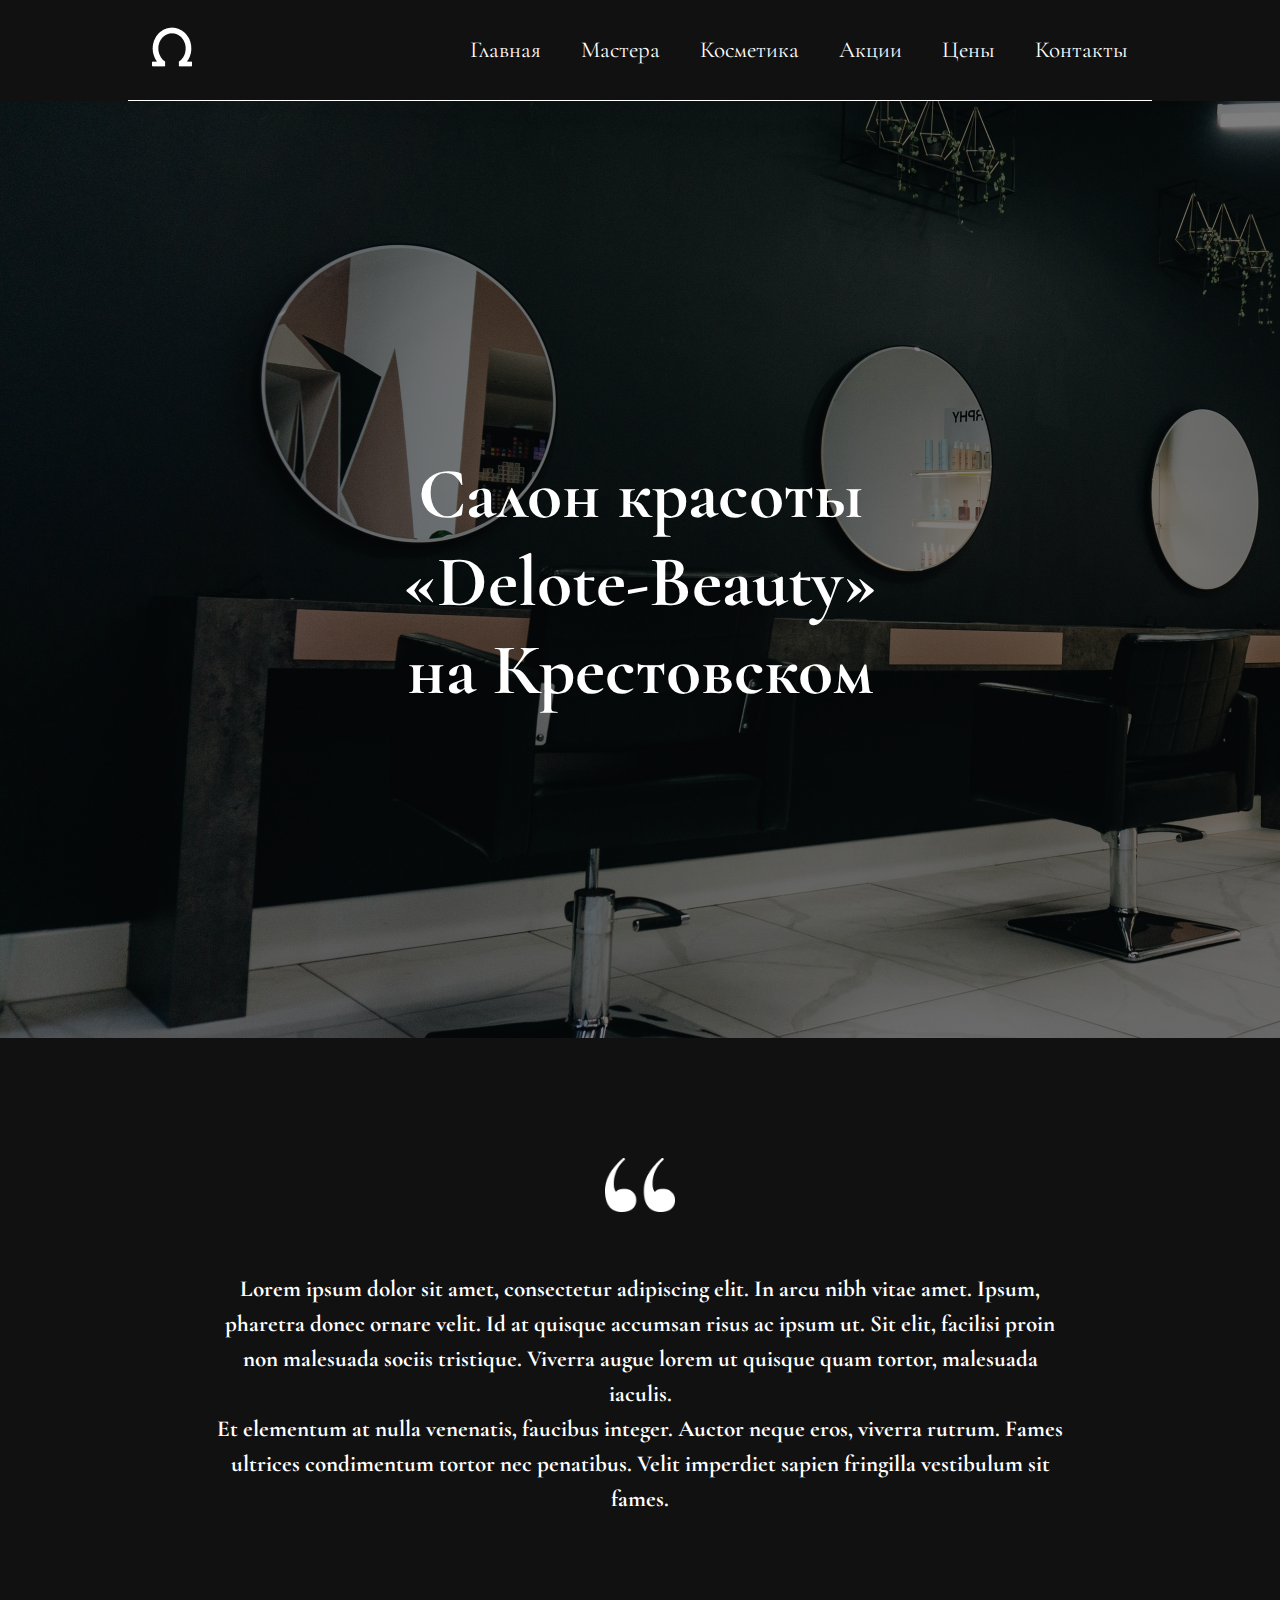
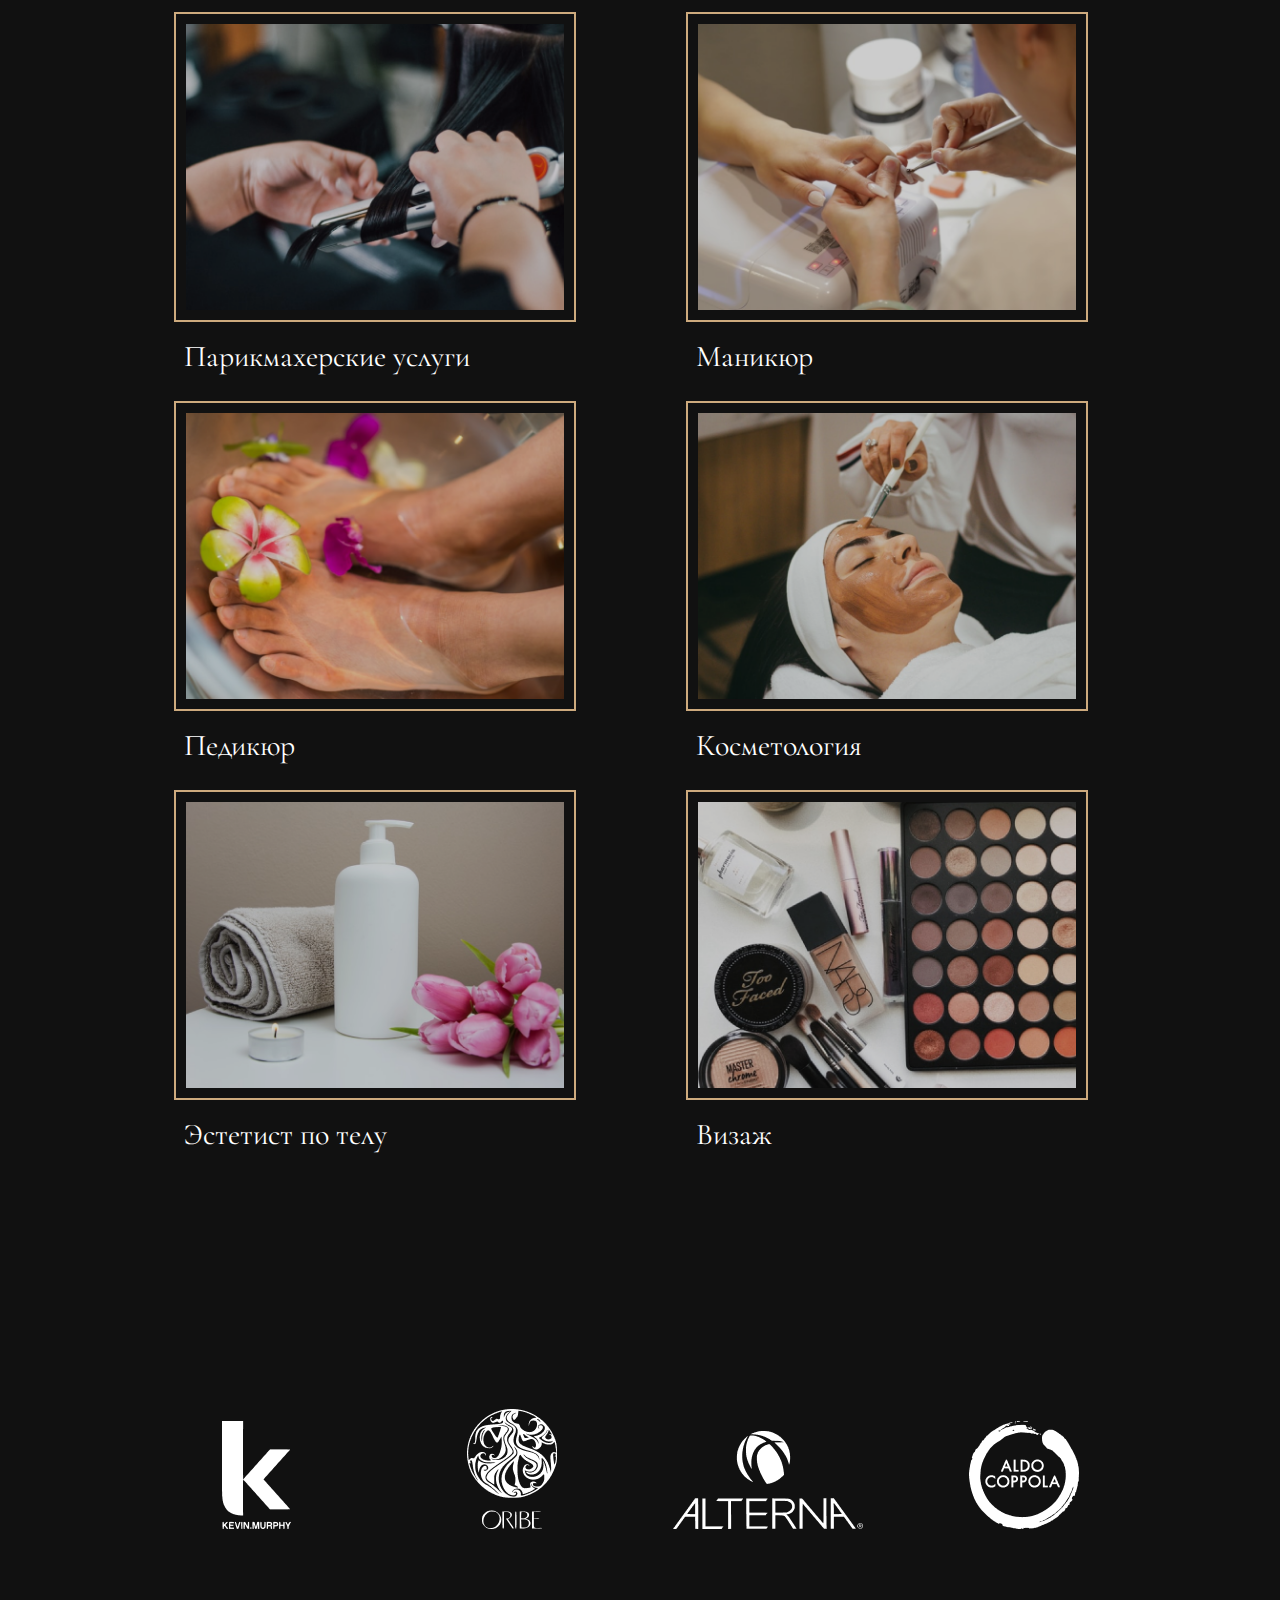
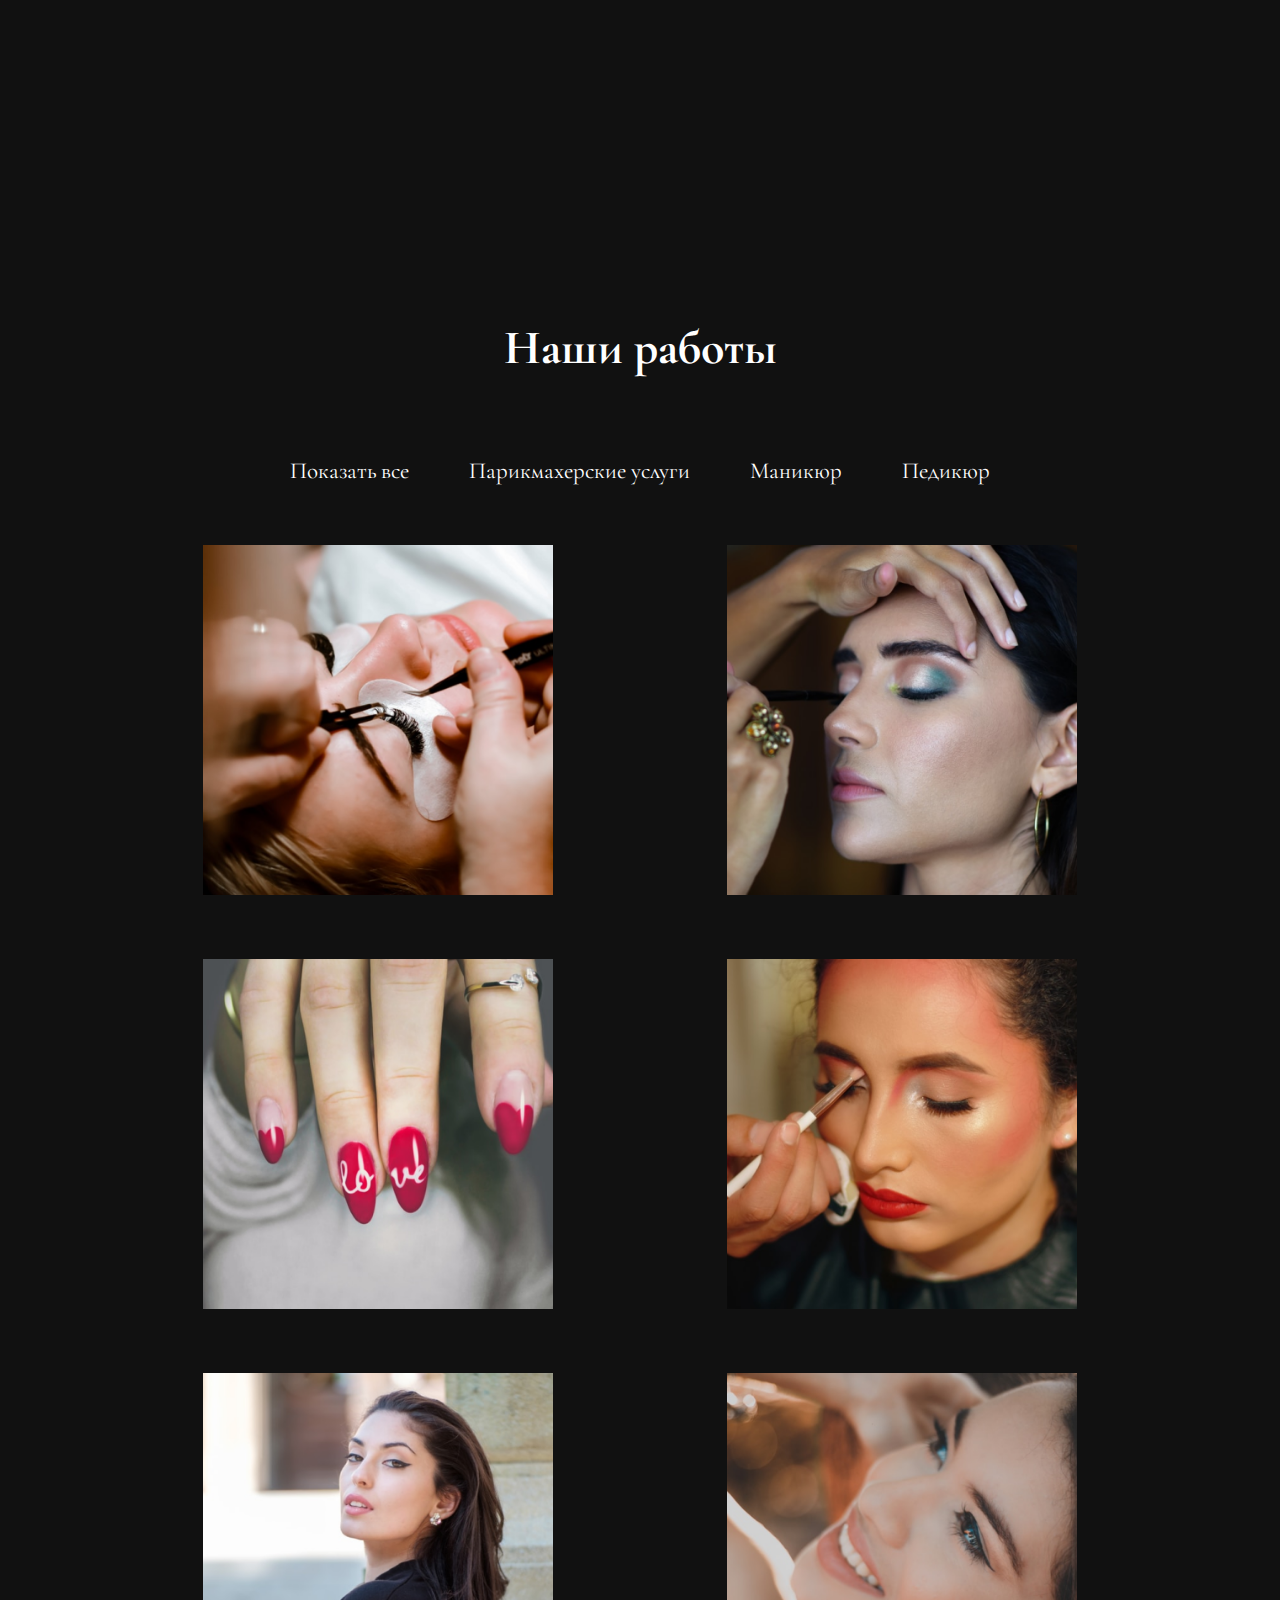
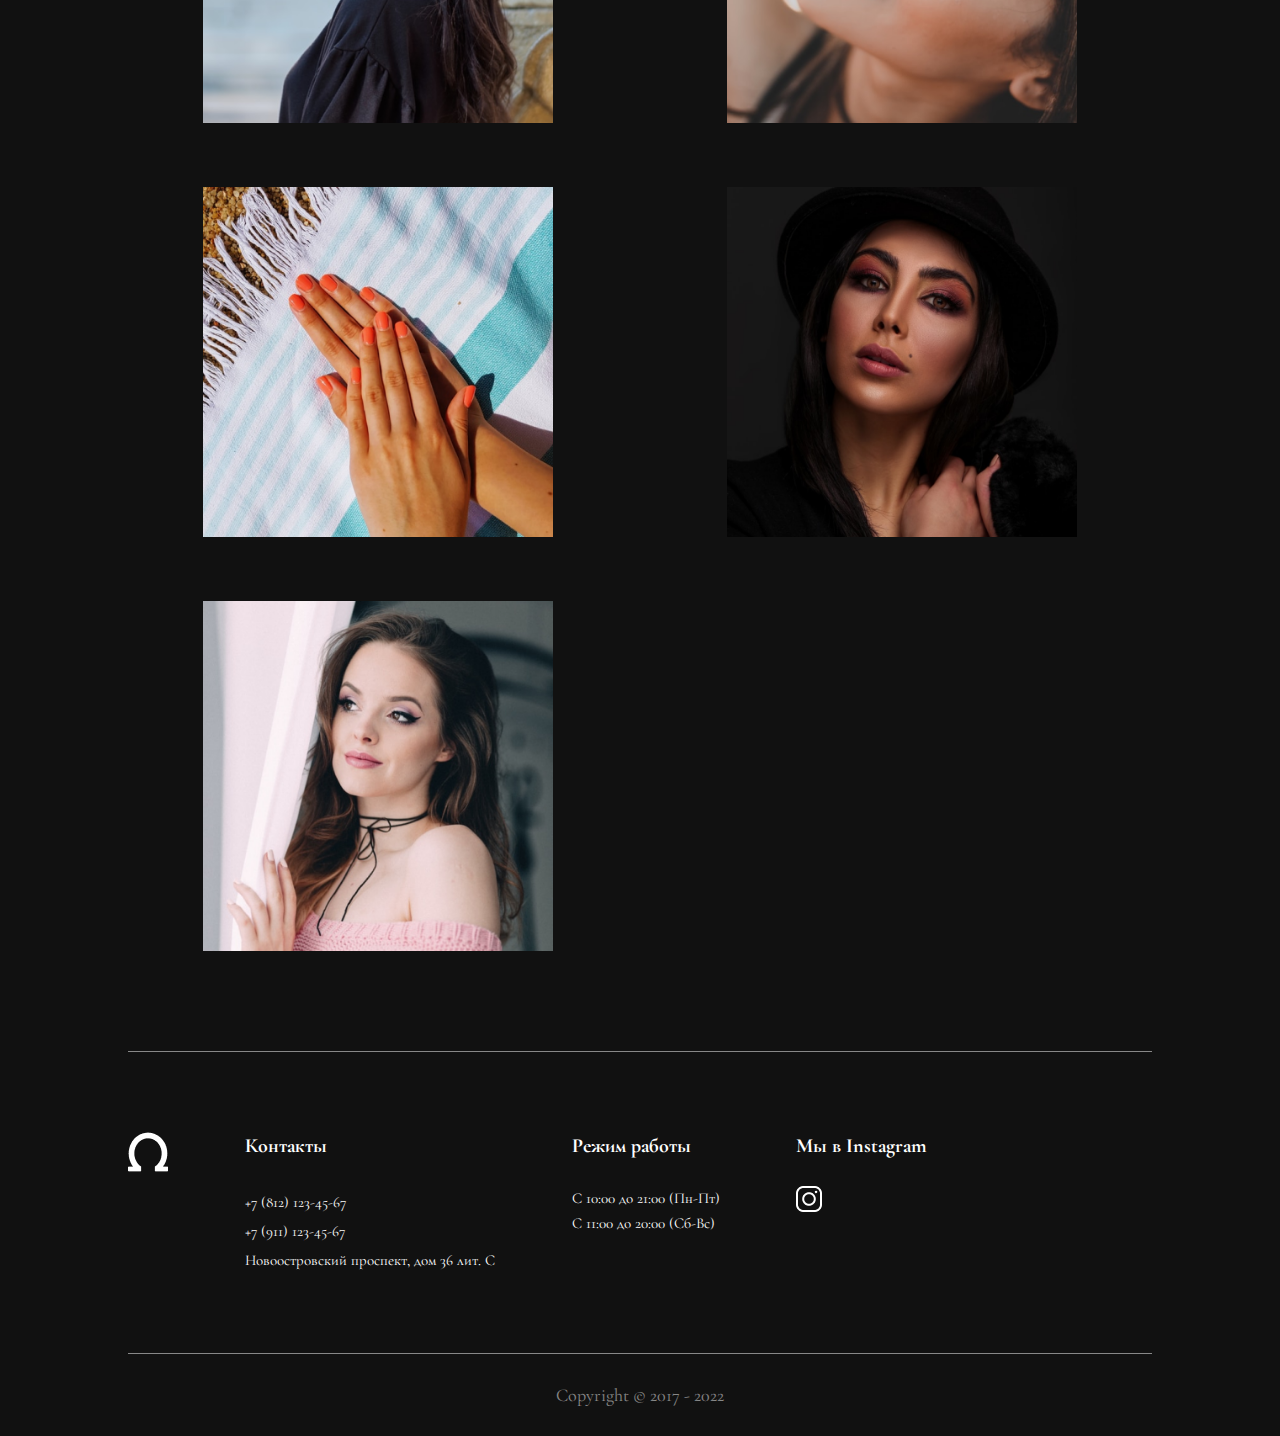
<file: index.html>
<!DOCTYPE html>
<html lang="en">
<head>
    <meta charset="UTF-8">
    <meta name="viewport" content="width=device-width, initial-scale=1.0">
    <title>Beauty studio </title>
    <link rel="stylesheet" href="./style.css">
</head>
<body class="body">
    
    <header class="header">
        <div class="container">
            <nav class="navbar">
                <a href="#" class="nav-logo">
                    <img class="logo" src="./img/header/logo-icon.png" alt="logo">
                </a>
                <ul class="nav-menu">
                    <li class="nav-item">
                        <a href="index.html" class="nav-link">Главная</a>
                    </li>
                    <li class="nav-item">
                        <a href="masters.html" class="nav-link">Мастера</a>
                    </li>
                    <li class="nav-item">
                        <a href="#cosmetics" class="nav-link">Косметика</a>
                    </li>
                    <li class="nav-item">
                        <a href="#" class="nav-link">Акции</a>
                    </li>
                    <li class="nav-item">
                        <a href="price.html" class="nav-link">Цены</a>
                    </li>
                    <li class="nav-item">
                        <a href="#footer" class="nav-link">Контакты</a>
                    </li>
                </ul>
                <div class="hamburger">
                    <span class="bar"></span>
                    <span class="bar"></span>
                    <span class="bar"></span>
                </div>
            </nav>
        </div>
    </header>

    <main>

        <section class="home-page">

            <div class="container">
                <h1 class="home__title">
                    Салон красоты <br>«Delote-Beauty» <br>на Крестовском
                </h1>
            </div>

        </section>

        <section class="service-page">

            <div class="container">
                <div class="quote">
                    <img class="quote__img" src="./img/service-page/quote.png" alt="">
                    <p class="quote__text">
                        Lorem ipsum dolor sit amet, consectetur adipiscing elit. 
                        In arcu nibh vitae amet. Ipsum, pharetra donec ornare velit. 
                        Id at quisque accumsan risus ac ipsum ut. Sit elit, facilisi 
                        proin non malesuada sociis tristique. Viverra augue lorem ut 
                        quisque quam tortor, malesuada iaculis. <br>
                        Et elementum at nulla venenatis, faucibus integer. 
                        Auctor neque eros, viverra rutrum. Fames ultrices condimentum tortor 
                        nec penatibus. Velit imperdiet sapien fringilla vestibulum sit fames.
                    </p>
                </div>
            

                <div class="quote__gallery">
                    <div class="quote__card">
                        <img class="quote__card-img" src="./img/service-page/hair.png" alt="">
                        <p class="quote__card-text">
                            Парикмахерские услуги
                        </p>
                    </div>
                    <div class="quote__card">
                        <img class="quote__card-img" src="./img/service-page/nails-1.png" alt="">
                        <p class="quote__card-text">
                            Маникюр
                        </p>
                    </div>
                    <div class="quote__card">
                        <img class="quote__card-img" src="./img/service-page/nails-2.png" alt="">
                        <p class="quote__card-text">
                            Педикюр
                        </p>
                    </div>
                    <div class="quote__card">
                        <img class="quote__card-img" src="./img/service-page/cosmetology.png" alt="">
                        <p class="quote__card-text">
                            Косметология
                        </p>
                    </div>
                    <div class="quote__card">
                        <img class="quote__card-img" src="./img/service-page/body.png" alt="">
                        <p class="quote__card-text">
                            Эстетист по телу
                        </p>
                    </div>
                    <div class="quote__card">
                        <img class="quote__card-img" src="./img/service-page/makeup.png" alt="">
                        <p class="quote__card-text">
                            Визаж
                        </p>
                    </div>
                </div>
            </div>

        </section>

        <section class="cosmetics" id="cosmetics">

            <div class="container">
                <div class="cosmetics__inner">
                    <a href="https://kevinmurphy.com.au/us/en/km/">
                        <img class="cosmetics-img" src="./img/cosmetics/kevin.png" alt="cosmetics">
                    </a>
                    <a href="https://www.oribe.com/">
                        <img class="cosmetics-img" src="./img/cosmetics/oribe.png" alt="cosmetics">
                    </a>
                    <a href="https://alternahaircare.com/">
                        <img class="cosmetics-img" src="./img/cosmetics/alterna.png" alt="cosmetics">
                    </a>
                    <a href="https://www.aldocoppola.com/">
                        <img class="cosmetics-img" src="./img/cosmetics/aldo.png" alt="cosmetics">
                    </a>
                </div>
            </div>

        </section>

        <section class="works">

            <div class="container">
                
                <h1 class="works__title">
                    Наши работы
                </h1>

                <ul class="works__list">
                    <a href="#" class="works__list-link">
                        <li class="works__list-item">
                            <nobr>Показать все</nobr>
                        </li>
                    </a>
                    <a href="#" class="works__list-link">
                        <li class="works__list-item">
                            <nobr>Парикмахерские услуги</nobr>
                        </li>
                    </a>
                    <a href="#" class="works__list-link">
                        <li class="works__list-item">
                            Маникюр
                        </li>
                    </a>
                    <a href="#" class="works__list-link">
                        <li class="works__list-item">
                            Педикюр
                        </li>
                    </a>
                </ul>

                <div class="works__gallery">
                    <img class="works__gallery-img" src="./img/works/1.png" alt="work">
                    <img class="works__gallery-img" src="./img/works/2.png" alt="work">
                    <img class="works__gallery-img" src="./img/works/3.png" alt="work">
                    <img class="works__gallery-img" src="./img/works/4.png" alt="work">
                    <img class="works__gallery-img" src="./img/works/5.png" alt="work">
                    <img class="works__gallery-img" src="./img/works/6.png" alt="work">
                    <img class="works__gallery-img" src="./img/works/7.png" alt="work">
                    <img class="works__gallery-img" src="./img/works/8.png" alt="work">
                    <img class="works__gallery-img" src="./img/works/9.png" alt="work">
                </div>

            </div>

        </section>

    </main>
    
    <footer class="footer" id="footer">

        <div class="container">

            <div class="footer__top">
                <div class="footer__top-block">
                    <img class="footer__logo" src="./img/header/logo-icon.png" alt="logo">
                </div>

                <div class="footer__top-block">
                    <h3 class="footer__top-title">
                        Контакты
                    </h3>
                    <div class="footer__top-list">
                        <a href="tel:+7 (812) 123-45-67" class="footer__top-list__item">
                            +7 (812) 123-45-67
                        </a><br>
                        <a href="tel:+7 (911) 123-45-67" class="footer__top-list__item">
                            +7 (911) 123-45-67
                        </a><br>
                        <a href="https://www.google.com/maps" class="footer__top-list__item">
                            Новоостровский проспект, дом 36 лит. С
                        </a>
                    </div>
                </div>

                <div class="footer__top-block">
                    <h3 class="footer__top-title">
                        Режим работы
                    </h3>
                    <div class="footer__top-list">
                        <p class="footer__top-list__text">
                            C 10:00 до 21:00 (Пн-Пт)
                        </p>
                        <p class="footer__top-list__text">
                            С 11:00 до 20:00 (Сб-Вс)
                        </p>
                    </div>
                </div>

                <div class="footer__top-block">
                    <h3 class="footer__top-title">
                        Мы в Instagram
                    </h3>
                    <img class="footer__top-img" src="./img/header/instagram-icon.png" alt="">
                </div>
            </div>

            <div class="footer__bottom">
                <p class="footer__bottom-text">
                    Copyright © 2017 - 2022
                </p>
            </div>
            
        </div>

    </footer>
</body>
<script src="./js/script.js"></script>
</html>
</file>
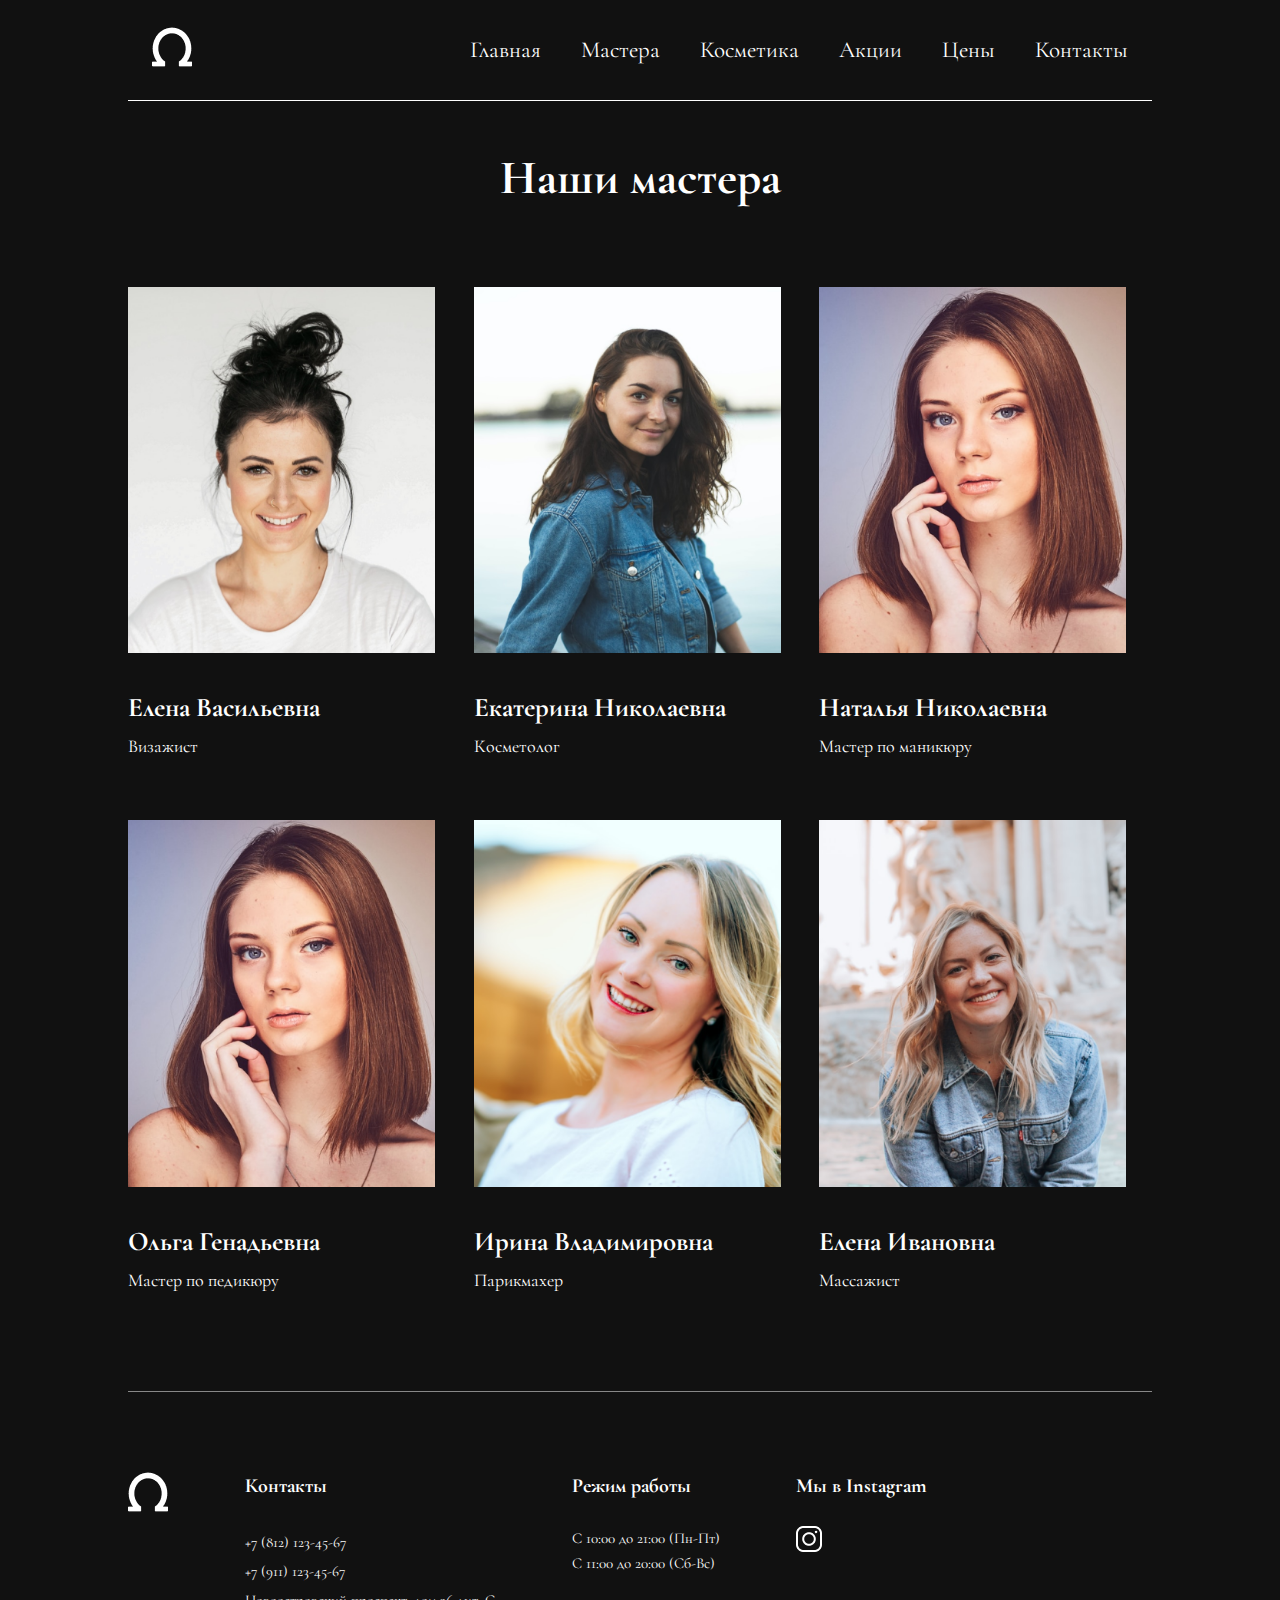
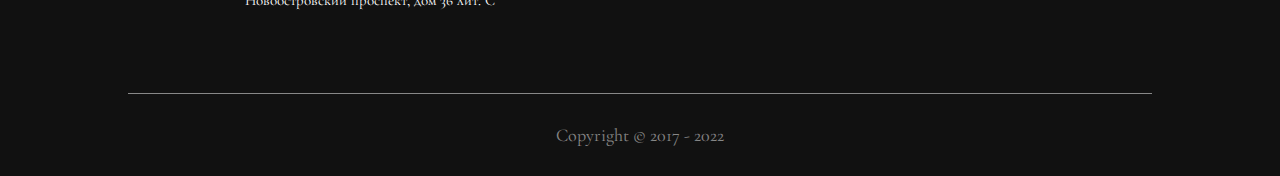
<file: masters.html>
<!DOCTYPE html>
<html lang="en">
<head>
    <meta charset="UTF-8">
    <meta name="viewport" content="width=device-width, initial-scale=1.0">
    <title>Beauty studio </title>
    <link rel="stylesheet" href="./style.css">
</head>
<body class="body">
    
    <header class="header">
        <div class="container">
            <nav class="navbar">
                <a href="#" class="nav-logo">
                    <img class="logo" src="./img/header/logo-icon.png" alt="logo">
                </a>
                <ul class="nav-menu">
                    <li class="nav-item">
                        <a href="index.html" class="nav-link">Главная</a>
                    </li>
                    <li class="nav-item">
                        <a href="masters.html" class="nav-link">Мастера</a>
                    </li>
                    <li class="nav-item">
                        <a href="#cosmetics" class="nav-link">Косметика</a>
                    </li>
                    <li class="nav-item">
                        <a href="#" class="nav-link">Акции</a>
                    </li>
                    <li class="nav-item">
                        <a href="price.html" class="nav-link">Цены</a>
                    </li>
                    <li class="nav-item">
                        <a href="#footer" class="nav-link">Контакты</a>
                    </li>
                </ul>
                <div class="hamburger">
                    <span class="bar"></span>
                    <span class="bar"></span>
                    <span class="bar"></span>
                </div>
            </nav>
        </div>
    </header>

    <main>

        <section class="masters">
            <div class="container">
                <div class="masters__title">Наши мастера</div>
                <div class="masters__gallery">
                    <div class="masters__gallery-block">
                        <img class="masters__gallery-block__img" src="./img/masters/makeUp.png" alt="master">
                        <h5 class="masters__gallery-block__title">
                            Елена Васильевна
                        </h5>
                        <p class="masters__gallery-block__text">
                            Визажист
                        </p>
                    </div>
                    <div class="masters__gallery-block">
                        <img class="masters__gallery-block__img" src="./img/masters/cosmetolog.png" alt="master">
                        <h5 class="masters__gallery-block__title">
                            Екатерина Николаевна
                        </h5>
                        <p class="masters__gallery-block__text">
                            Косметолог
                        </p>
                    </div>
                    <div class="masters__gallery-block">
                        <img class="masters__gallery-block__img" src="./img/masters/nail.png" alt="master">
                        <h5 class="masters__gallery-block__title">
                            Наталья Николаевна
                        </h5>
                        <p class="masters__gallery-block__text">
                            Мастер по маникюру
                        </p>
                    </div>
                    <div class="masters__gallery-block">
                        <img class="masters__gallery-block__img" src="./img/masters/nail.png" alt="master">
                        <h5 class="masters__gallery-block__title">
                            Ольга Генадьевна
                        </h5>
                        <p class="masters__gallery-block__text">
                            Мастер по педикюру 
                        </p>
                    </div>
                    <div class="masters__gallery-block">
                        <img class="masters__gallery-block__img" src="./img/masters/hair.png" alt="master">
                        <h5 class="masters__gallery-block__title">
                            Ирина Владимировна
                        </h5>
                        <p class="masters__gallery-block__text">
                            Парикмахер 
                        </p>
                    </div>
                    <div class="masters__gallery-block">
                        <img class="masters__gallery-block__img" src="./img/masters/body.png" alt="master">
                        <h5 class="masters__gallery-block__title">
                            Елена Ивановна
                        </h5>
                        <p class="masters__gallery-block__text">
                            Массажист
                        </p>
                    </div>
                </div>
            </div>
        </section>

    </main>
    
    <footer class="footer" id="footer">

        <div class="container">

            <div class="footer__top">
                <div class="footer__top-block">
                    <img class="footer__logo" src="./img/header/logo-icon.png" alt="logo">
                </div>

                <div class="footer__top-block">
                    <h3 class="footer__top-title">
                        Контакты
                    </h3>
                    <div class="footer__top-list">
                        <a href="tel:+7 (812) 123-45-67" class="footer__top-list__item">
                            +7 (812) 123-45-67
                        </a><br>
                        <a href="tel:+7 (911) 123-45-67" class="footer__top-list__item">
                            +7 (911) 123-45-67
                        </a><br>
                        <a href="https://www.google.com/maps" class="footer__top-list__item">
                            Новоостровский проспект, дом 36 лит. С
                        </a>
                    </div>
                </div>

                <div class="footer__top-block">
                    <h3 class="footer__top-title">
                        Режим работы
                    </h3>
                    <div class="footer__top-list">
                        <p class="footer__top-list__text">
                            C 10:00 до 21:00 (Пн-Пт)
                        </p>
                        <p class="footer__top-list__text">
                            С 11:00 до 20:00 (Сб-Вс)
                        </p>
                    </div>
                </div>

                <div class="footer__top-block">
                    <h3 class="footer__top-title">
                        Мы в Instagram
                    </h3>
                    <img class="footer__top-img" src="./img/header/instagram-icon.png" alt="">
                </div>
            </div>

            <div class="footer__bottom">
                <p class="footer__bottom-text">
                    Copyright © 2017 - 2022
                </p>
            </div>
            
        </div>

    </footer>
</body>
<script src="./js/script.js"></script>
</html>
</file>
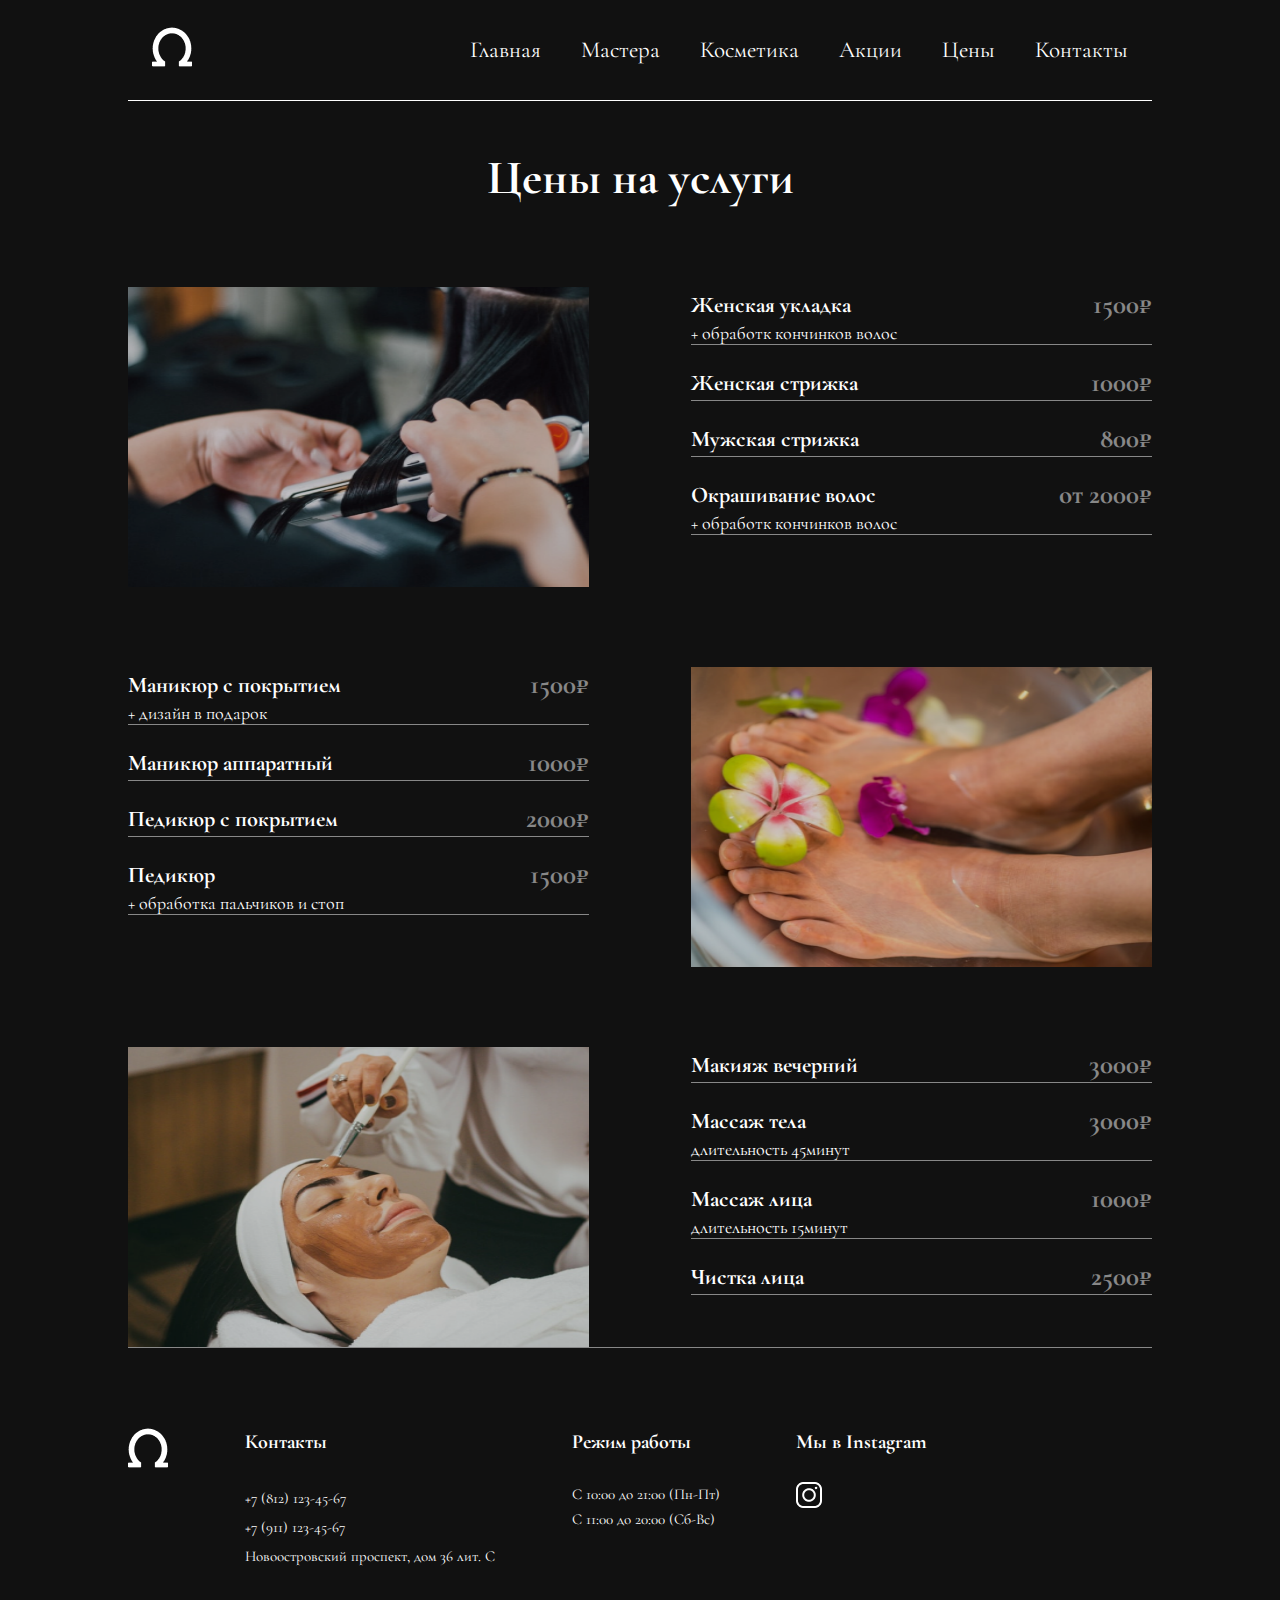
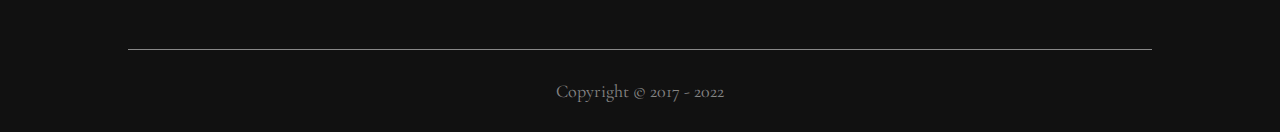
<file: price.html>
<!DOCTYPE html>
<html lang="en">
<head>
    <meta charset="UTF-8">
    <meta name="viewport" content="width=device-width, initial-scale=1.0">
    <title>Beauty studio </title>
    <link rel="stylesheet" href="./style.css">
</head>
<body class="body">
    
    <header class="header">
        <div class="container">
            <nav class="navbar">
                <a href="#" class="nav-logo">
                    <img class="logo" src="./img/header/logo-icon.png" alt="logo">
                </a>
                <ul class="nav-menu">
                    <li class="nav-item">
                        <a href="index.html" class="nav-link">Главная</a>
                    </li>
                    <li class="nav-item">
                        <a href="masters.html" class="nav-link">Мастера</a>
                    </li>
                    <li class="nav-item">
                        <a href="#cosmetics" class="nav-link">Косметика</a>
                    </li>
                    <li class="nav-item">
                        <a href="#" class="nav-link">Акции</a>
                    </li>
                    <li class="nav-item">
                        <a href="price.html" class="nav-link">Цены</a>
                    </li>
                    <li class="nav-item">
                        <a href="#footer" class="nav-link">Контакты</a>
                    </li>
                </ul>
                <div class="hamburger">
                    <span class="bar"></span>
                    <span class="bar"></span>
                    <span class="bar"></span>
                </div>
            </nav>
        </div>
    </header>

    <main>

        <section class="price">
            <div class="container">

                <div class="price__title">Цены на услуги</div>
                <div class="price__gallery">
                    <div class="price__gallery-block">
                        <img class="price__gallery-block__img" src="./img/service-page/hair.png" alt="hair">
                        <ul class="price__gallery-block__list">
                            <li class="price__list-item">
                                <div class="price__list-item__block">
                                    <h5 class="price__list-item__title">Женская укладка</h5>
                                    <span class="price__list-item__price">1500₽</span>
                                </div>
                                <p class="price__list-item__text">+ обработк кончинков волос</p>
                            </li>
                            <li class="price__list-item">
                                <div class="price__list-item__block">
                                    <h5 class="price__list-item__title">Женская стрижка</h5>
                                    <span class="price__list-item__price">1000₽</span>
                                </div>
                                <p class="price__list-item__text"></p>
                            </li>
                            <li class="price__list-item">
                                <div class="price__list-item__block">
                                    <h5 class="price__list-item__title">Мужская стрижка</h5>
                                    <span class="price__list-item__price">800₽</span>
                                </div>
                                <p class="price__list-item__text"></p>
                            </li>
                            <li class="price__list-item">
                                <div class="price__list-item__block">
                                    <h5 class="price__list-item__title">Окрашивание волос</h5>
                                    <span class="price__list-item__price">от 2000₽</span>
                                </div>
                                <p class="price__list-item__text">+ обработк кончинков волос</p>
                            </li>
                        </ul>
                    </div>
                    <div class="price__gallery-block price__gallery-block__two">
                        <ul class="price__gallery-block__list">
                            <li class="price__list-item">
                                <div class="price__list-item__block">
                                    <h5 class="price__list-item__title">Маникюр с покрытием</h5>
                                    <span class="price__list-item__price">1500₽</span>
                                </div>
                                <p class="price__list-item__text">+ дизайн в подарок</p>
                            </li>
                            <li class="price__list-item">
                                <div class="price__list-item__block">
                                    <h5 class="price__list-item__title">Маникюр аппаратный</h5>
                                    <span class="price__list-item__price">1000₽</span>
                                </div>
                                <p class="price__list-item__text"></p>
                            </li>
                            <li class="price__list-item">
                                <div class="price__list-item__block">
                                    <h5 class="price__list-item__title">Педикюр с покрытием</h5>
                                    <span class="price__list-item__price">2000₽</span>
                                </div>
                                <p class="price__list-item__text"></p>
                            </li>
                            <li class="price__list-item">
                                <div class="price__list-item__block">
                                    <h5 class="price__list-item__title">Педикюр</h5>
                                    <span class="price__list-item__price">1500₽</span>
                                </div>
                                <p class="price__list-item__text">+ обработка пальчиков и стоп</p>
                            </li>
                        </ul>
                        <img class="price__gallery-block__img" src="./img/service-page/nails-2.png" alt="hair">
                    </div>
                    <div class="price__gallery-block">
                        <img class="price__gallery-block__img" src="./img/service-page/cosmetology.png" alt="hair">
                        <ul class="price__gallery-block__list">
                            <li class="price__list-item">
                                <div class="price__list-item__block">
                                    <h5 class="price__list-item__title">Макияж вечерний</h5>
                                    <span class="price__list-item__price">3000₽</span>
                                </div>
                                <p class="price__list-item__text"></p>
                            </li>
                            <li class="price__list-item">
                                <div class="price__list-item__block">
                                    <h5 class="price__list-item__title">Массаж тела</h5>
                                    <span class="price__list-item__price">3000₽</span>
                                </div>
                                <p class="price__list-item__text">длительность 45минут</p>
                            </li>
                            <li class="price__list-item">
                                <div class="price__list-item__block">
                                    <h5 class="price__list-item__title">Массаж лица</h5>
                                    <span class="price__list-item__price">1000₽</span>
                                </div>
                                <p class="price__list-item__text">длительность 15минут</p>
                            </li>
                            <li class="price__list-item">
                                <div class="price__list-item__block">
                                    <h5 class="price__list-item__title">Чистка лица</h5>
                                    <span class="price__list-item__price">2500₽</span>
                                </div>
                                <p class="price__list-item__text"></p>
                            </li>
                        </ul>
                    </div>
                </div>
            </div>
        </section>

    </main>
    
    <footer class="footer" id="footer">

        <div class="container">

            <div class="footer__top">
                <div class="footer__top-block">
                    <img class="footer__logo" src="./img/header/logo-icon.png" alt="logo">
                </div>

                <div class="footer__top-block">
                    <h3 class="footer__top-title">
                        Контакты
                    </h3>
                    <div class="footer__top-list">
                        <a href="tel:+7 (812) 123-45-67" class="footer__top-list__item">
                            +7 (812) 123-45-67
                        </a><br>
                        <a href="tel:+7 (911) 123-45-67" class="footer__top-list__item">
                            +7 (911) 123-45-67
                        </a><br>
                        <a href="https://www.google.com/maps" class="footer__top-list__item">
                            Новоостровский проспект, дом 36 лит. С
                        </a>
                    </div>
                </div>

                <div class="footer__top-block">
                    <h3 class="footer__top-title">
                        Режим работы
                    </h3>
                    <div class="footer__top-list">
                        <p class="footer__top-list__text">
                            C 10:00 до 21:00 (Пн-Пт)
                        </p>
                        <p class="footer__top-list__text">
                            С 11:00 до 20:00 (Сб-Вс)
                        </p>
                    </div>
                </div>

                <div class="footer__top-block">
                    <h3 class="footer__top-title">
                        Мы в Instagram
                    </h3>
                    <img class="footer__top-img" src="./img/header/instagram-icon.png" alt="">
                </div>
            </div>

            <div class="footer__bottom">
                <p class="footer__bottom-text">
                    Copyright © 2017 - 2022
                </p>
            </div>
            
        </div>

    </footer>
</body>
<script src="./js/script.js"></script>
</html>
</file>
<file: style.css>
@import url('https://fonts.googleapis.com/css2?family=Cormorant+Garamond:wght@400;600;700&display=swap');
@import url(./css/header.css);
@import url(./css/null.css);
@import url(./css/home-page.css);
@import url(./css/service-page.css);
@import url(./css/cosmetics.css);
@import url(./css/works.css);
@import url(./css/masters.css);
@import url(./css/footer.css);
@import url(./css/price.css);

.body {
    background: #111111;
    
}

.container {
    max-width: 1296px;
    margin: 0 16%;
}


@media (max-width: 1300px) {

    .container {
        margin: 0 10%;
    }
}
</file>
